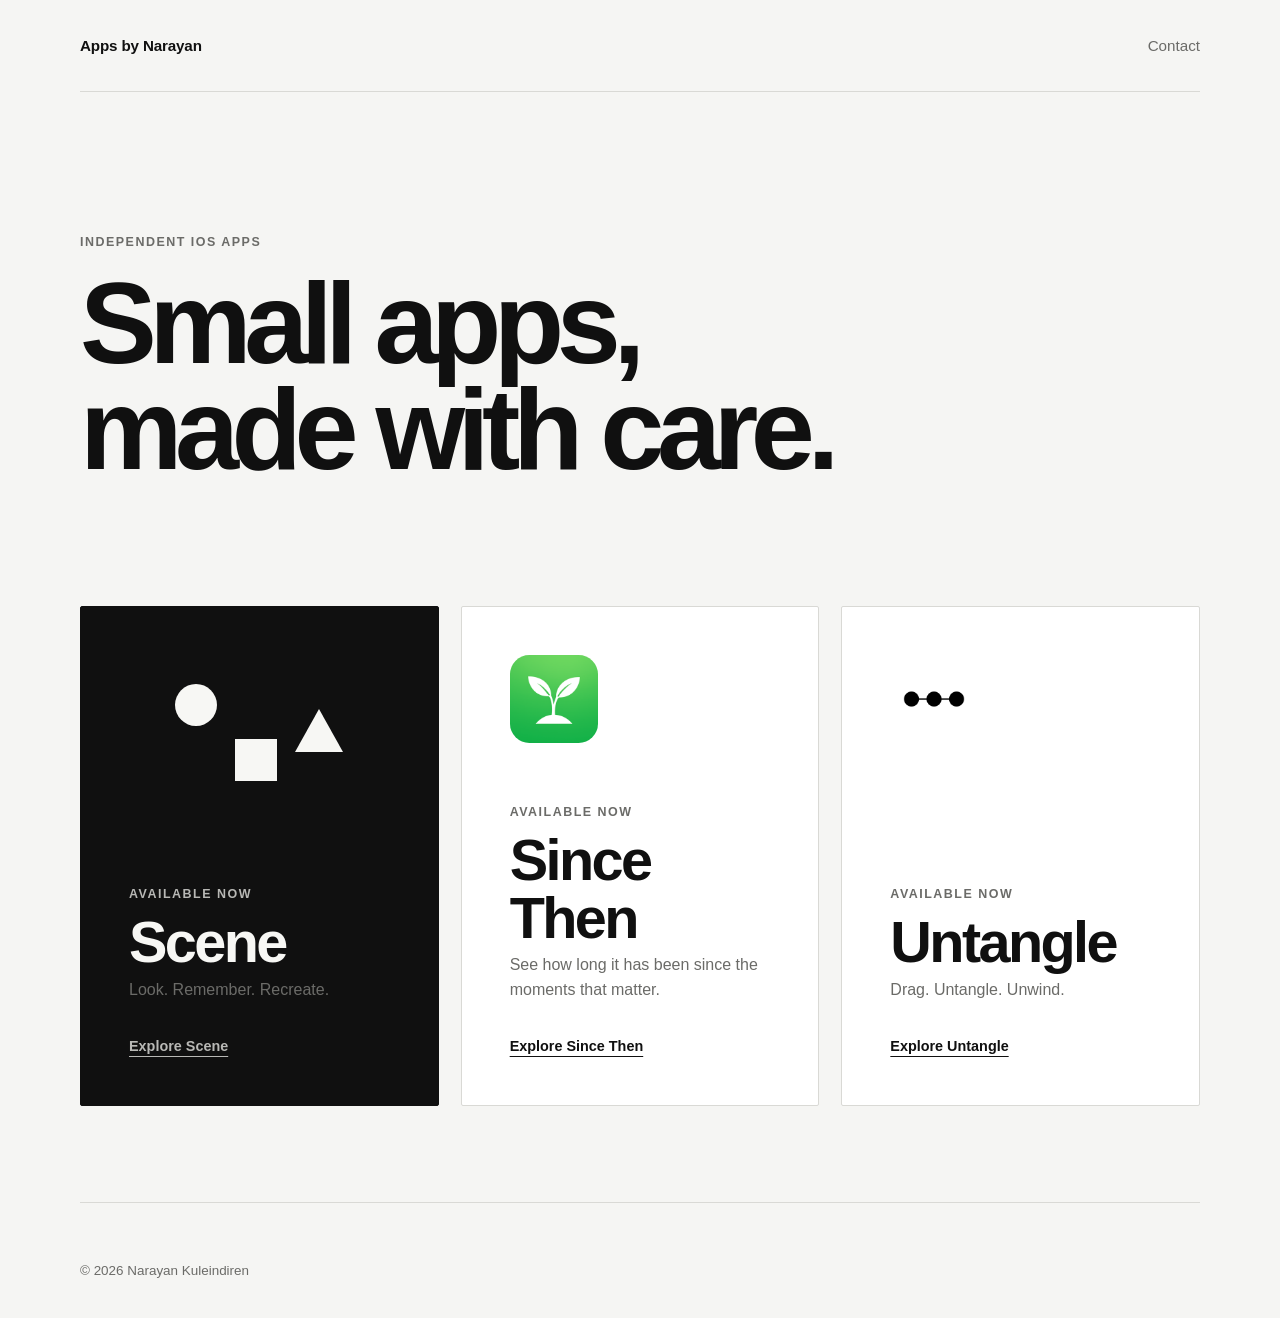
<file: index.html>
<!doctype html>
<html lang="en-GB">
<head>
  <meta charset="utf-8">
  <meta name="viewport" content="width=device-width, initial-scale=1">
  <meta name="description" content="iPhone apps by independent developer Narayan Kuleindiren.">
  <meta name="theme-color" content="#f5f5f3">
  <meta property="og:title" content="Apps by Narayan">
  <meta property="og:description" content="A small collection of thoughtful iPhone apps.">
  <meta property="og:type" content="website">
  <meta property="og:url" content="https://apps.narayankuleindiren.com/">
  <link rel="canonical" href="https://apps.narayankuleindiren.com/">
  <link rel="icon" type="image/svg+xml" href="/favicon.svg">
  <link rel="stylesheet" href="/assets/styles.css">
  <title>Apps by Narayan</title>
</head>
<body>
  <header class="site-header page-shell">
    <a class="site-name" href="/" aria-current="page">Apps by Narayan</a>
    <a class="quiet-link" href="mailto:nkuleindiren@gmail.com">Contact</a>
  </header>

  <main class="page-shell home-main">
    <div class="intro">
      <p class="eyebrow">Independent iOS apps</p>
      <h1>Small apps,<br>made with care.</h1>
    </div>

    <section class="app-grid app-grid--three" aria-label="Apps">
      <a class="app-card app-card--scene" href="/scene/">
        <div class="scene-mark scene-mark--large" aria-hidden="true">
          <span class="shape shape--circle"></span>
          <span class="shape shape--square"></span>
          <span class="shape shape--triangle"></span>
        </div>
        <div class="card-copy">
          <p class="card-kicker">Available now</p>
          <h2>Scene</h2>
          <p>Look. Remember. Recreate.</p>
        </div>
        <span class="card-link">Explore Scene</span>
      </a>

      <a class="app-card app-card--secondary" href="/since-then/">
        <img class="app-icon app-icon--card" src="/assets/since-then-icon.png" alt="" width="88" height="88">
        <div class="card-copy">
          <p class="card-kicker">Available now</p>
          <h2>Since Then</h2>
          <p>See how long it has been since the moments that matter.</p>
        </div>
        <span class="card-link">Explore Since Then</span>
      </a>

      <a class="app-card app-card--secondary" href="/untangle/">
        <img class="app-icon app-icon--card" src="/assets/untangle-icon.png" alt="" width="88" height="88">
        <div class="card-copy">
          <p class="card-kicker">Available now</p>
          <h2>Untangle</h2>
          <p>Drag. Untangle. Unwind.</p>
        </div>
        <span class="card-link">Explore Untangle</span>
      </a>
    </section>
  </main>

  <footer class="site-footer page-shell">
    <p>© 2026 Narayan Kuleindiren</p>
  </footer>
</body>
</html>
</file>
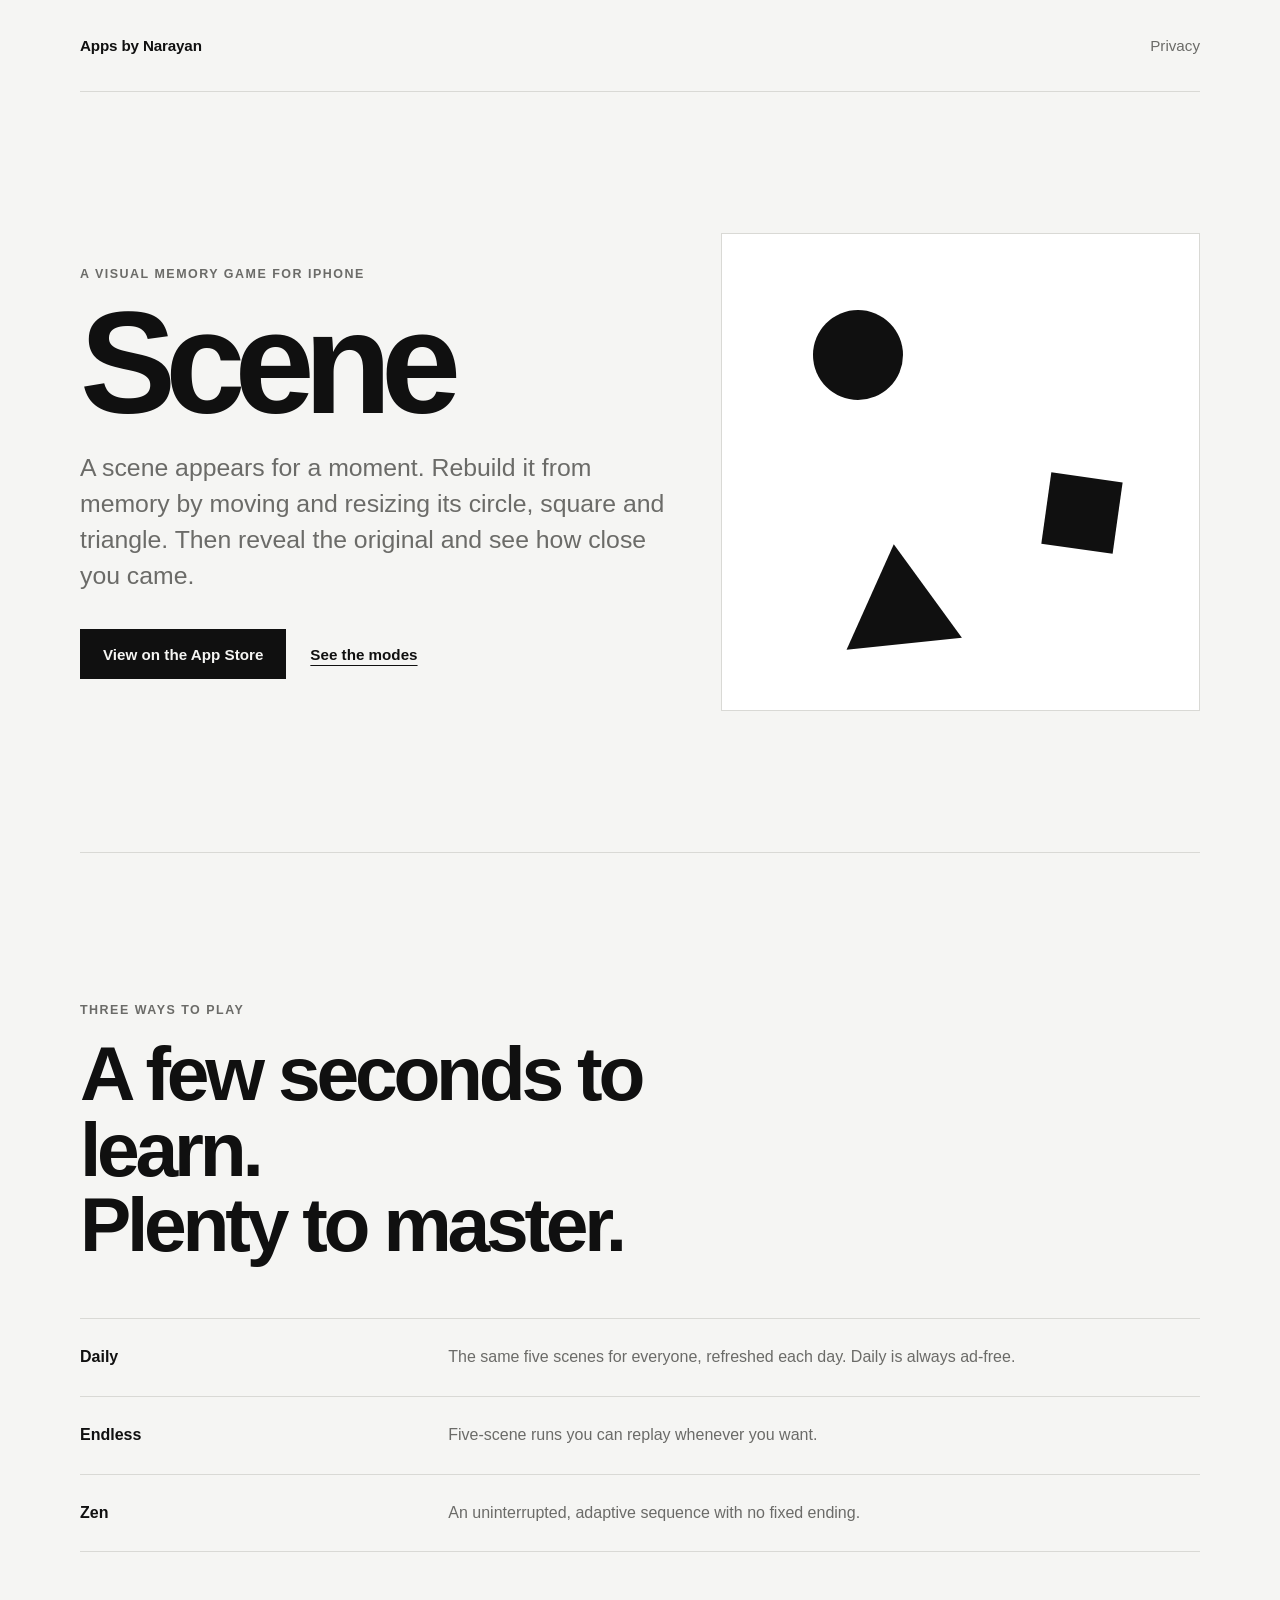
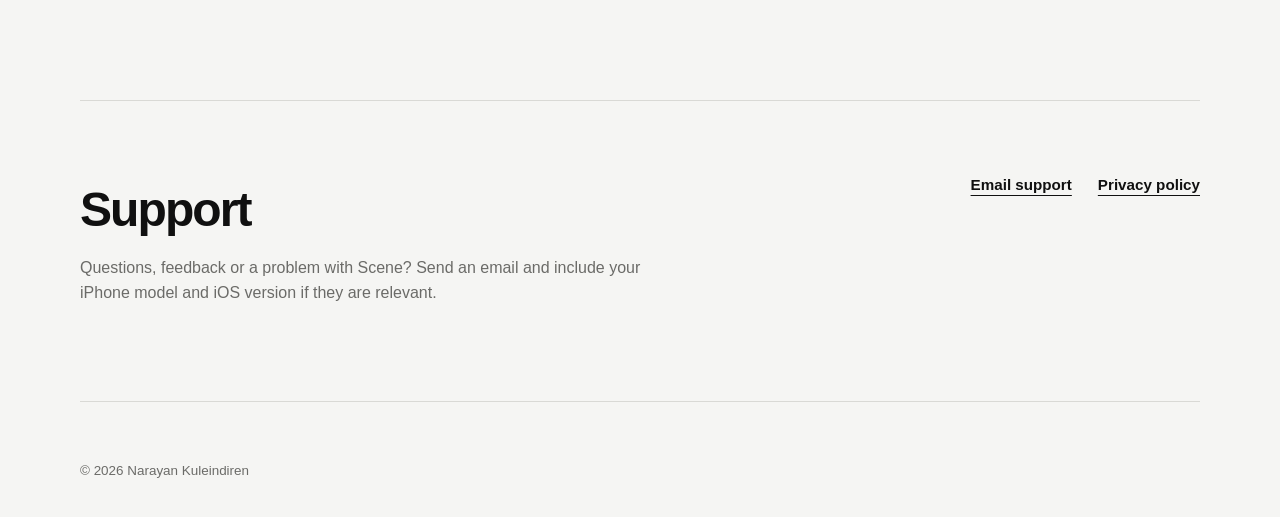
<file: scene/index.html>
<!doctype html>
<html lang="en-GB">
<head>
  <meta charset="utf-8">
  <meta name="viewport" content="width=device-width, initial-scale=1">
  <meta name="description" content="Scene is a minimalist visual memory game for iPhone. Look, remember and recreate scenes made from simple shapes.">
  <meta name="theme-color" content="#f5f5f3">
  <meta property="og:title" content="Scene for iPhone">
  <meta property="og:description" content="Look. Remember. Recreate.">
  <meta property="og:type" content="website">
  <meta property="og:url" content="https://apps.narayankuleindiren.com/scene/">
  <link rel="canonical" href="https://apps.narayankuleindiren.com/scene/">
  <link rel="icon" type="image/svg+xml" href="/favicon.svg">
  <link rel="stylesheet" href="/assets/styles.css">
  <title>Scene — Apps by Narayan</title>
</head>
<body>
  <header class="site-header page-shell">
    <a class="site-name" href="/">Apps by Narayan</a>
    <a class="quiet-link" href="/scene/privacy/">Privacy</a>
  </header>

  <main class="scene-main page-shell">
    <section class="scene-hero" aria-labelledby="scene-title">
      <div>
        <p class="eyebrow">A visual memory game for iPhone</p>
        <h1 class="scene-title" id="scene-title">Scene</h1>
        <p class="scene-lede">A scene appears for a moment. Rebuild it from memory by moving and resizing its circle, square and triangle. Then reveal the original and see how close you came.</p>
        <div class="scene-actions">
          <a class="button-link" href="https://apps.apple.com/app/id6819444641">View on the App Store</a>
          <a class="text-link" href="#modes">See the modes</a>
        </div>
      </div>
      <div class="scene-stage" aria-label="A circle, square and triangle arranged as a Scene">
        <span class="shape shape--circle" aria-hidden="true"></span>
        <span class="shape shape--square" aria-hidden="true"></span>
        <span class="shape shape--triangle" aria-hidden="true"></span>
      </div>
    </section>

    <section class="mode-section" id="modes" aria-labelledby="modes-title">
      <p class="eyebrow">Three ways to play</p>
      <h2 class="section-heading" id="modes-title">A few seconds to learn.<br>Plenty to master.</h2>
      <dl class="mode-list">
        <div class="mode-row">
          <dt>Daily</dt>
          <dd>The same five scenes for everyone, refreshed each day. Daily is always ad-free.</dd>
        </div>
        <div class="mode-row">
          <dt>Endless</dt>
          <dd>Five-scene runs you can replay whenever you want.</dd>
        </div>
        <div class="mode-row">
          <dt>Zen</dt>
          <dd>An uninterrupted, adaptive sequence with no fixed ending.</dd>
        </div>
      </dl>
    </section>

    <section class="scene-contact" aria-labelledby="support-title">
      <div>
        <h2 id="support-title">Support</h2>
        <p>Questions, feedback or a problem with Scene? Send an email and include your iPhone model and iOS version if they are relevant.</p>
      </div>
      <nav aria-label="Scene support links">
        <a class="text-link" href="mailto:nkuleindiren@gmail.com">Email support</a>
        <a class="text-link" href="/scene/privacy/">Privacy policy</a>
      </nav>
    </section>
  </main>

  <footer class="site-footer page-shell">
    <p>© 2026 Narayan Kuleindiren</p>
  </footer>
</body>
</html>
</file>
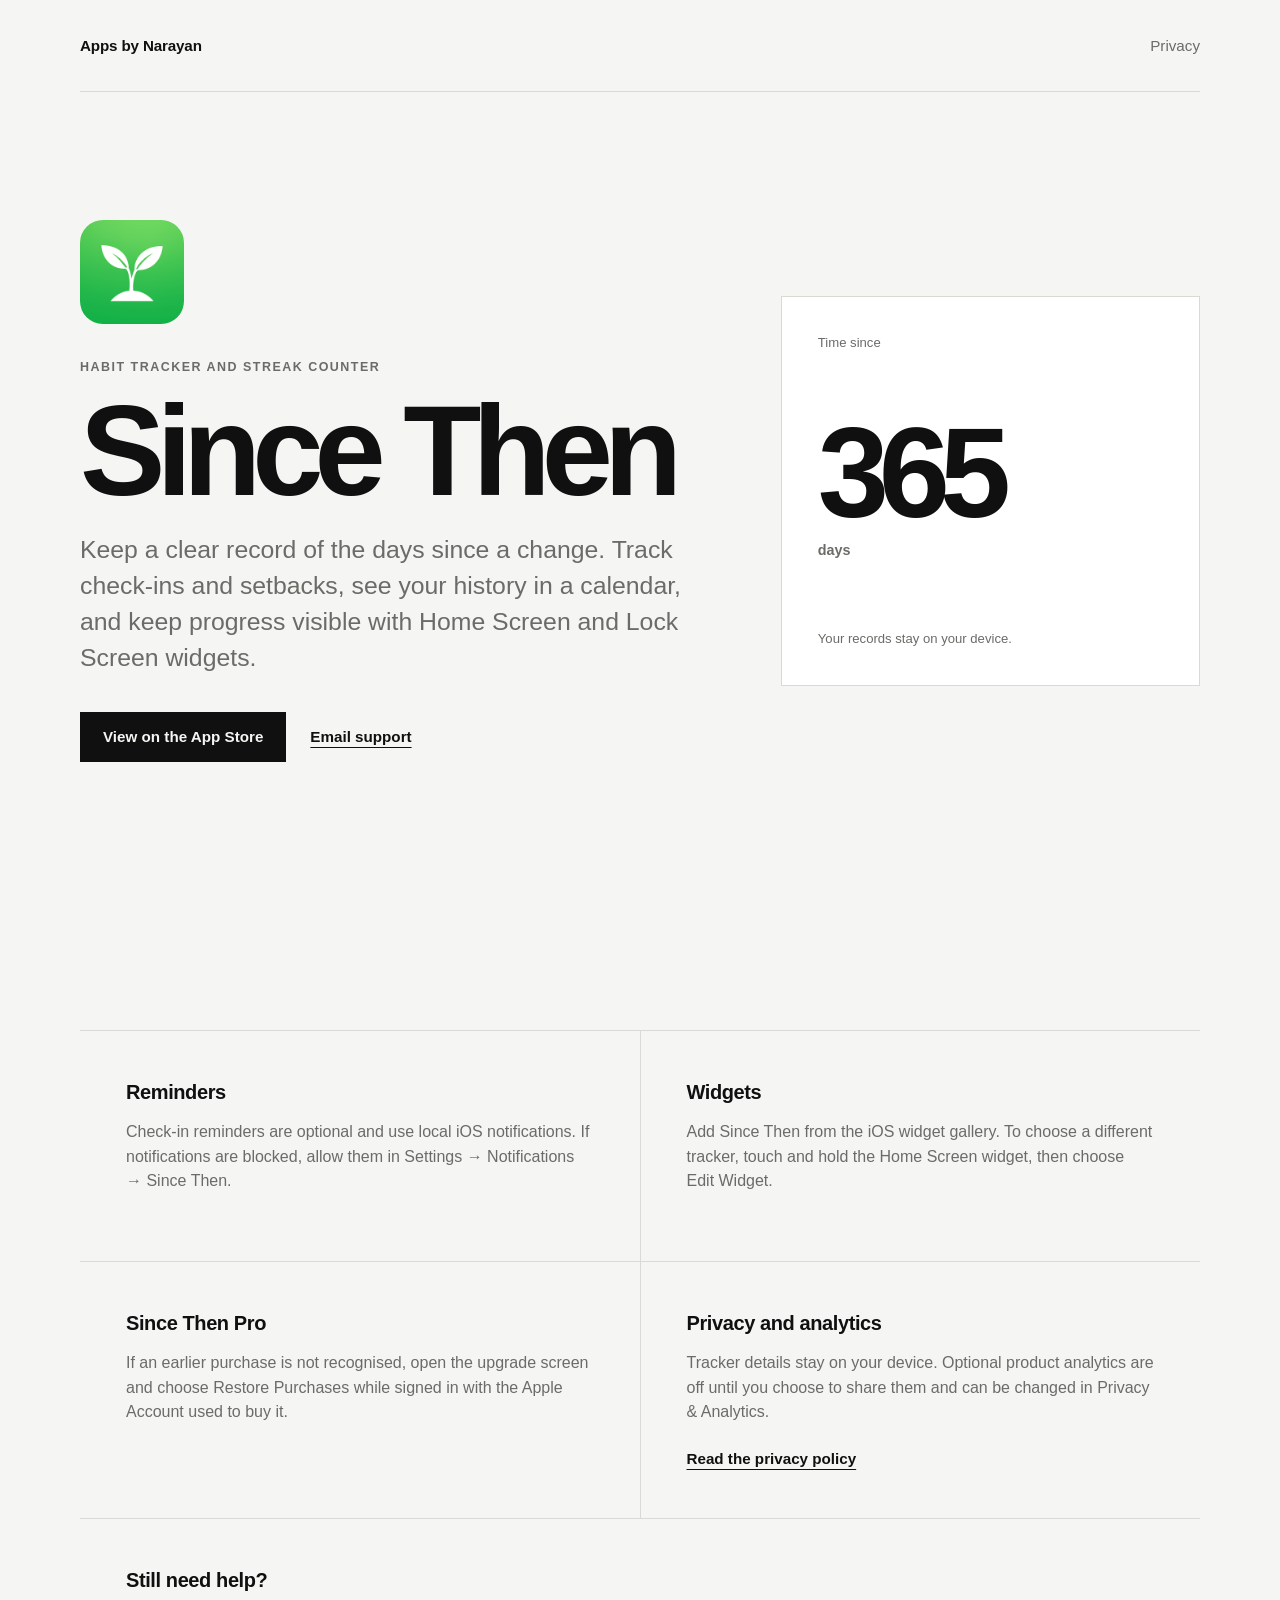
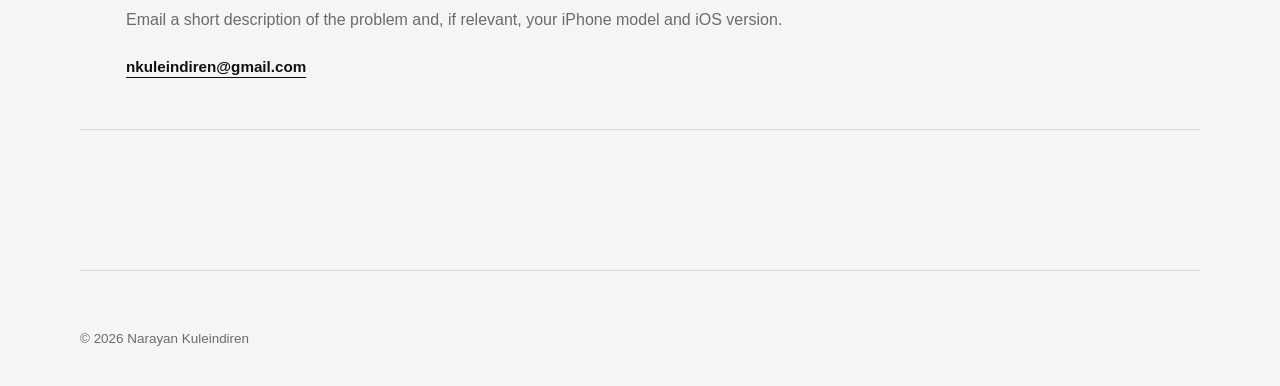
<file: since-then/index.html>
<!doctype html>
<html lang="en-GB">
<head>
  <meta charset="utf-8">
  <meta name="viewport" content="width=device-width, initial-scale=1">
  <meta name="description" content="Support for Since Then, a habit tracker and streak counter for iPhone.">
  <meta name="theme-color" content="#f5f5f3">
  <meta property="og:title" content="Since Then for iPhone">
  <meta property="og:description" content="Keep a clear record of the days since a change.">
  <meta property="og:type" content="website">
  <meta property="og:url" content="https://apps.narayankuleindiren.com/since-then/">
  <link rel="canonical" href="https://apps.narayankuleindiren.com/since-then/">
  <link rel="icon" type="image/svg+xml" href="/favicon.svg">
  <link rel="stylesheet" href="/assets/styles.css">
  <title>Since Then — Apps by Narayan</title>
</head>
<body>
  <header class="site-header page-shell">
    <a class="site-name" href="/">Apps by Narayan</a>
    <a class="quiet-link" href="/since-then/privacy/">Privacy</a>
  </header>

  <main class="scene-main page-shell">
    <section class="since-hero" aria-labelledby="since-title">
      <div>
        <img class="app-icon app-icon--hero" src="/assets/since-then-icon.png" alt="Since Then app icon" width="104" height="104">
        <p class="eyebrow">Habit tracker and streak counter</p>
        <h1 class="since-title" id="since-title">Since Then</h1>
        <p class="since-lede">Keep a clear record of the days since a change. Track check-ins and setbacks, see your history in a calendar, and keep progress visible with Home Screen and Lock Screen widgets.</p>
        <div class="scene-actions">
          <a class="button-link" href="https://apps.apple.com/app/id6754298217">View on the App Store</a>
          <a class="text-link" href="mailto:nkuleindiren@gmail.com">Email support</a>
        </div>
      </div>
      <div class="counter-panel" aria-label="Example streak of 365 days">
        <p class="counter-label">Time since</p>
        <p class="counter-value">365<span>days</span></p>
        <p class="counter-footnote">Your records stay on your device.</p>
      </div>
    </section>

    <section class="support-grid" aria-label="Since Then support">
      <div class="support-item">
        <h2>Reminders</h2>
        <p>Check-in reminders are optional and use local iOS notifications. If notifications are blocked, allow them in Settings → Notifications → Since Then.</p>
      </div>
      <div class="support-item">
        <h2>Widgets</h2>
        <p>Add Since Then from the iOS widget gallery. To choose a different tracker, touch and hold the Home Screen widget, then choose Edit Widget.</p>
      </div>
      <div class="support-item">
        <h2>Since Then Pro</h2>
        <p>If an earlier purchase is not recognised, open the upgrade screen and choose Restore Purchases while signed in with the Apple Account used to buy it.</p>
      </div>
      <div class="support-item">
        <h2>Privacy and analytics</h2>
        <p>Tracker details stay on your device. Optional product analytics are off until you choose to share them and can be changed in Privacy &amp; Analytics.</p>
        <a class="text-link" href="/since-then/privacy/">Read the privacy policy</a>
      </div>
      <div class="support-item">
        <h2>Still need help?</h2>
        <p>Email a short description of the problem and, if relevant, your iPhone model and iOS version.</p>
        <a class="text-link" href="mailto:nkuleindiren@gmail.com">nkuleindiren@gmail.com</a>
      </div>
    </section>
  </main>

  <footer class="site-footer page-shell">
    <p>© 2026 Narayan Kuleindiren</p>
  </footer>
</body>
</html>
</file>
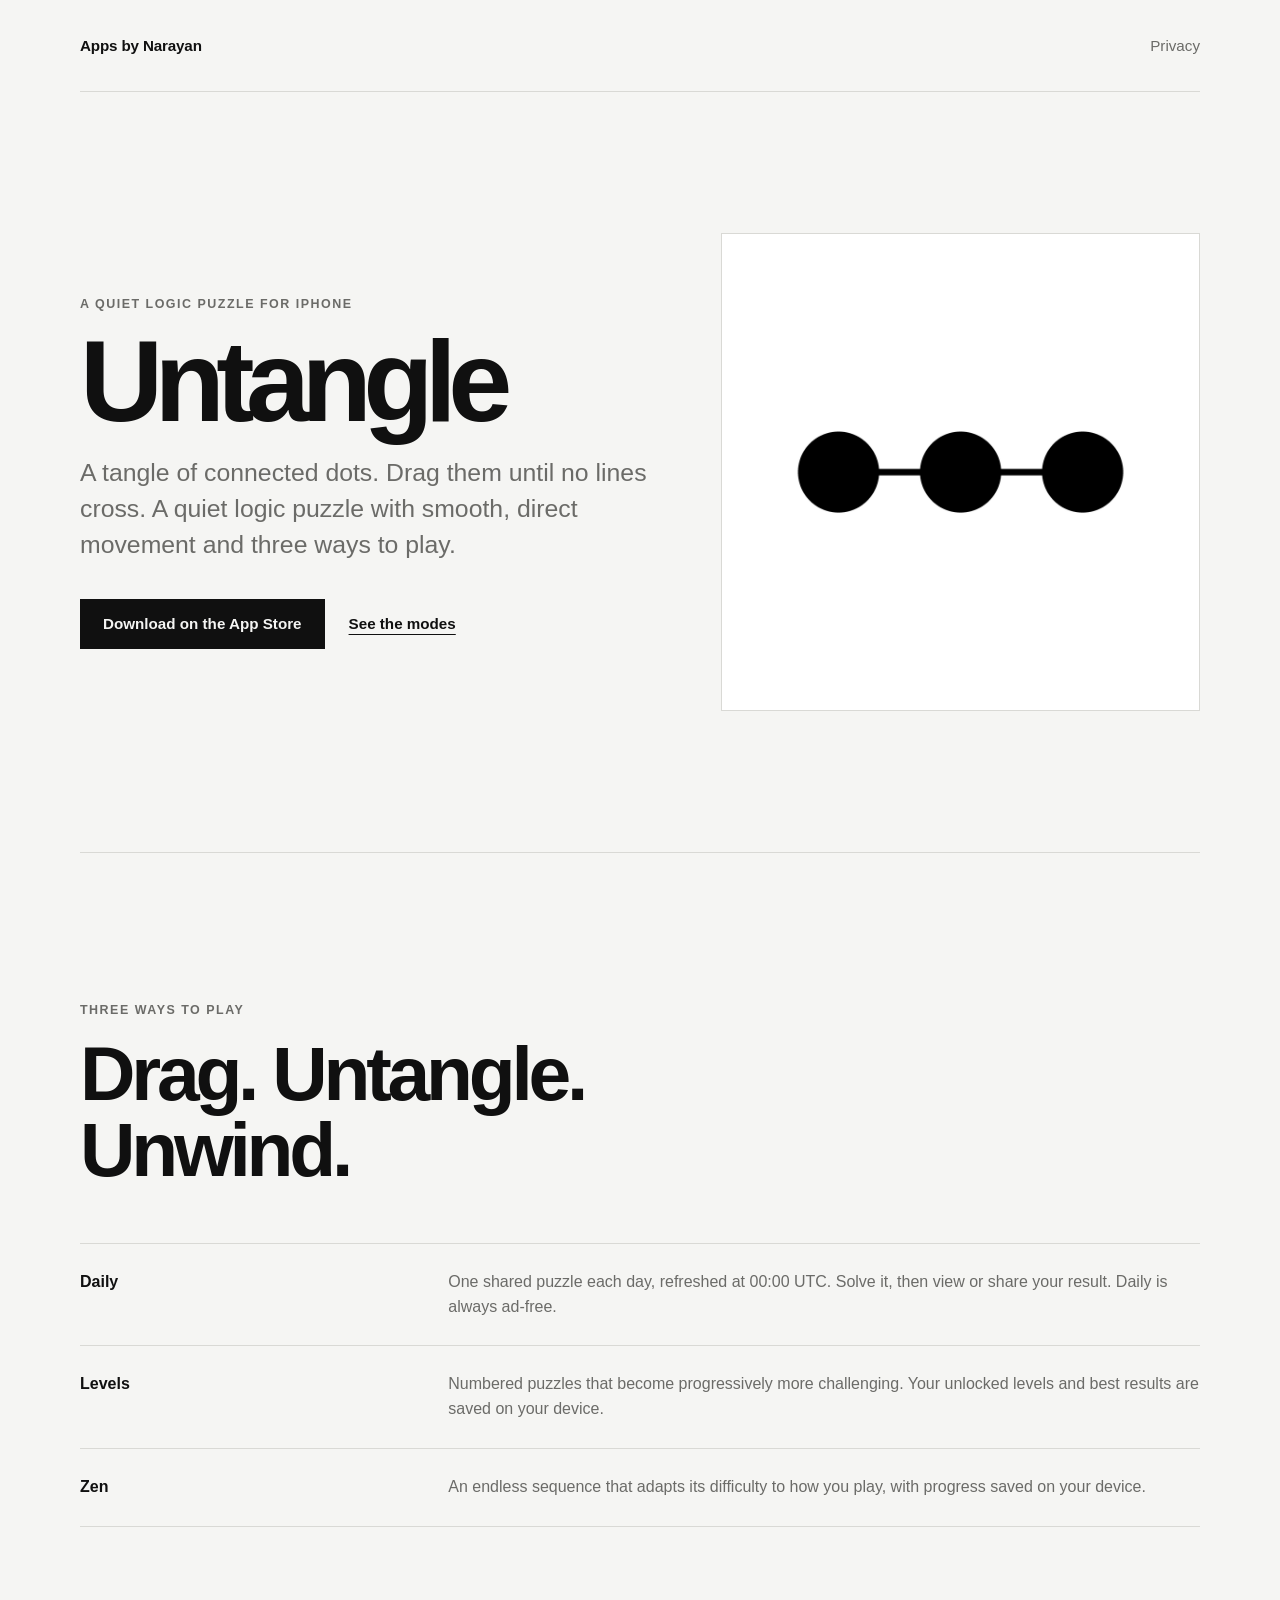
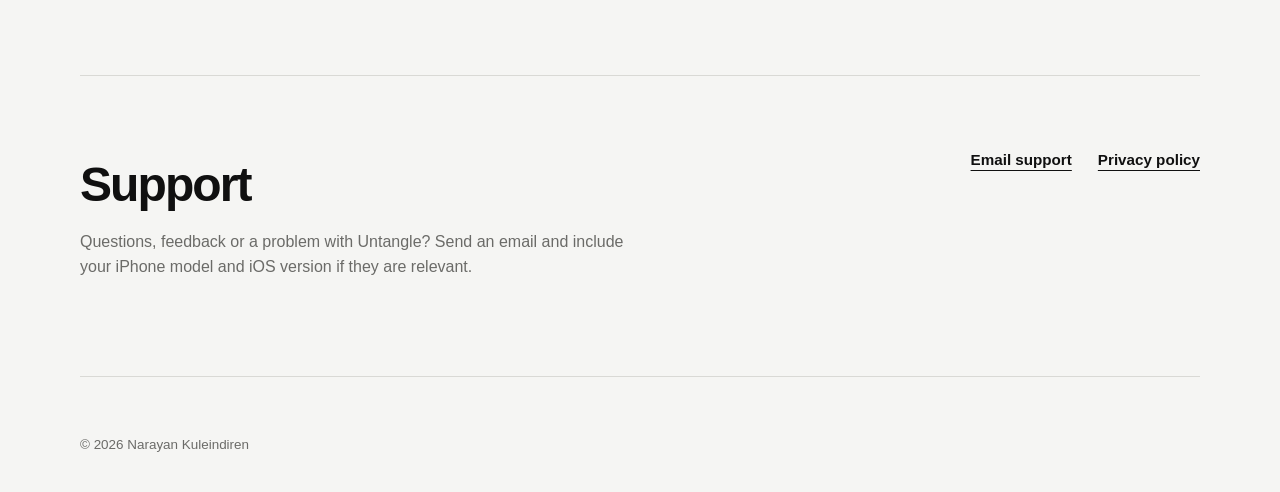
<file: untangle/index.html>
<!doctype html>
<html lang="en-GB">
<head>
  <meta charset="utf-8">
  <meta name="viewport" content="width=device-width, initial-scale=1">
  <meta name="description" content="Untangle: Dots &amp; Lines is a quiet logic puzzle for iPhone. Drag connected dots until no lines cross, with Daily, Levels and Zen modes.">
  <meta name="theme-color" content="#f5f5f3">
  <meta property="og:title" content="Untangle: Dots &amp; Lines for iPhone">
  <meta property="og:description" content="Drag. Untangle. Unwind.">
  <meta property="og:type" content="website">
  <meta property="og:url" content="https://apps.narayankuleindiren.com/untangle/">
  <link rel="canonical" href="https://apps.narayankuleindiren.com/untangle/">
  <link rel="icon" type="image/svg+xml" href="/favicon.svg">
  <link rel="stylesheet" href="/assets/styles.css">
  <title>Untangle — Apps by Narayan</title>
</head>
<body>
  <header class="site-header page-shell">
    <a class="site-name" href="/">Apps by Narayan</a>
    <a class="quiet-link" href="/untangle/privacy/">Privacy</a>
  </header>

  <main class="scene-main page-shell">
    <section class="scene-hero" aria-labelledby="untangle-title">
      <div>
        <p class="eyebrow">A quiet logic puzzle for iPhone</p>
        <h1 class="scene-title untangle-title" id="untangle-title">Untangle</h1>
        <p class="scene-lede">A tangle of connected dots. Drag them until no lines cross. A quiet logic puzzle with smooth, direct movement and three ways to play.</p>
        <div class="scene-actions">
          <a class="button-link" href="https://apps.apple.com/app/id6822683509" aria-label="Download Untangle on the App Store">Download on the App Store</a>
          <a class="text-link" href="#modes">See the modes</a>
        </div>
      </div>
      <img class="untangle-stage" src="/assets/untangle-icon.png" alt="Three dots connected by a straight line, the Untangle app icon" width="1024" height="1024">
    </section>

    <section class="mode-section" id="modes" aria-labelledby="modes-title">
      <p class="eyebrow">Three ways to play</p>
      <h2 class="section-heading" id="modes-title">Drag. Untangle. Unwind.</h2>
      <dl class="mode-list">
        <div class="mode-row">
          <dt>Daily</dt>
          <dd>One shared puzzle each day, refreshed at 00:00 UTC. Solve it, then view or share your result. Daily is always ad-free.</dd>
        </div>
        <div class="mode-row">
          <dt>Levels</dt>
          <dd>Numbered puzzles that become progressively more challenging. Your unlocked levels and best results are saved on your device.</dd>
        </div>
        <div class="mode-row">
          <dt>Zen</dt>
          <dd>An endless sequence that adapts its difficulty to how you play, with progress saved on your device.</dd>
        </div>
      </dl>
    </section>

    <section class="scene-contact" aria-labelledby="support-title">
      <div>
        <h2 id="support-title">Support</h2>
        <p>Questions, feedback or a problem with Untangle? Send an email and include your iPhone model and iOS version if they are relevant.</p>
      </div>
      <nav aria-label="Untangle support links">
        <a class="text-link" href="mailto:nkuleindiren@gmail.com">Email support</a>
        <a class="text-link" href="/untangle/privacy/">Privacy policy</a>
      </nav>
    </section>
  </main>

  <footer class="site-footer page-shell">
    <p>© 2026 Narayan Kuleindiren</p>
  </footer>
</body>
</html>
</file>
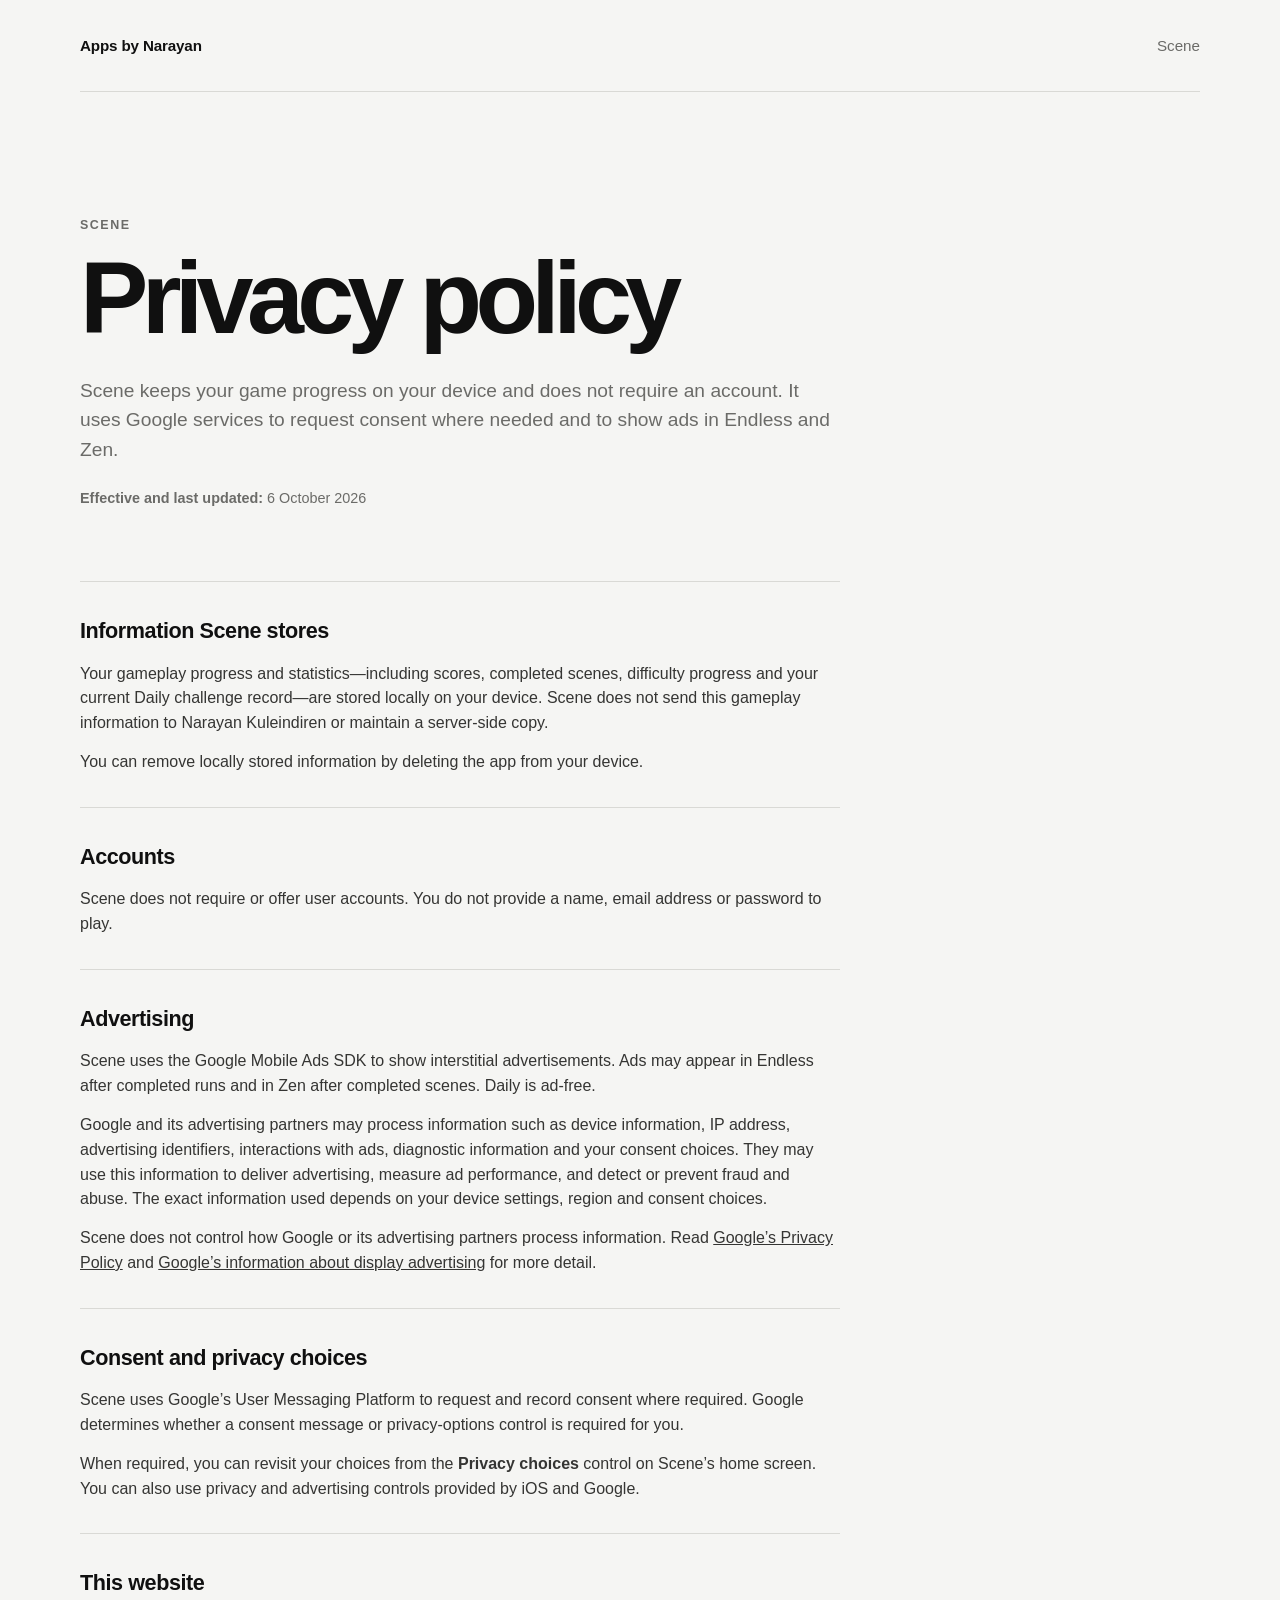
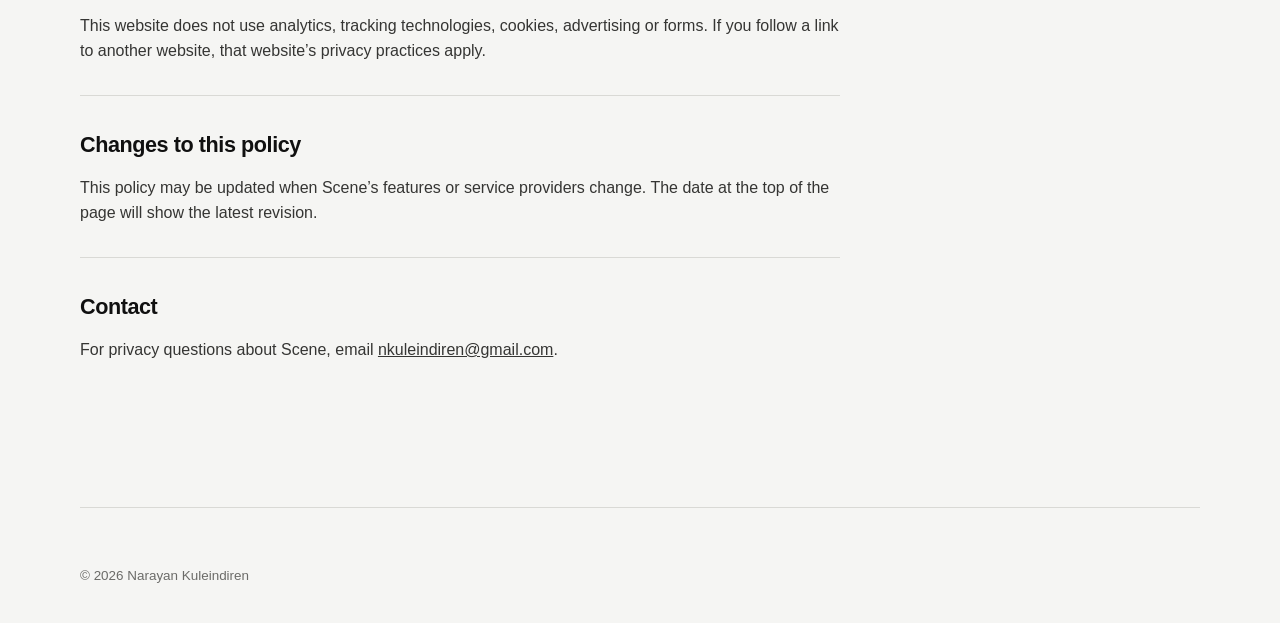
<file: scene/privacy/index.html>
<!doctype html>
<html lang="en-GB">
<head>
  <meta charset="utf-8">
  <meta name="viewport" content="width=device-width, initial-scale=1">
  <meta name="description" content="Privacy policy for Scene, a visual memory game for iPhone.">
  <meta name="theme-color" content="#f5f5f3">
  <meta name="robots" content="index,follow">
  <link rel="canonical" href="https://apps.narayankuleindiren.com/scene/privacy/">
  <link rel="icon" type="image/svg+xml" href="/favicon.svg">
  <link rel="stylesheet" href="/assets/styles.css">
  <title>Privacy Policy — Scene</title>
</head>
<body>
  <header class="site-header page-shell">
    <a class="site-name" href="/">Apps by Narayan</a>
    <a class="quiet-link" href="/scene/">Scene</a>
  </header>

  <main class="policy-main page-shell">
    <header class="policy-header">
      <p class="eyebrow">Scene</p>
      <h1>Privacy policy</h1>
      <p class="policy-summary">Scene keeps your game progress on your device and does not require an account. It uses Google services to request consent where needed and to show ads in Endless and Zen.</p>
      <p class="policy-date"><strong>Effective and last updated:</strong> 6 October 2026</p>
    </header>

    <article class="policy-body">
      <section aria-labelledby="information-scene-stores">
        <h2 id="information-scene-stores">Information Scene stores</h2>
        <p>Your gameplay progress and statistics—including scores, completed scenes, difficulty progress and your current Daily challenge record—are stored locally on your device. Scene does not send this gameplay information to Narayan Kuleindiren or maintain a server-side copy.</p>
        <p>You can remove locally stored information by deleting the app from your device.</p>
      </section>

      <section aria-labelledby="accounts">
        <h2 id="accounts">Accounts</h2>
        <p>Scene does not require or offer user accounts. You do not provide a name, email address or password to play.</p>
      </section>

      <section aria-labelledby="advertising">
        <h2 id="advertising">Advertising</h2>
        <p>Scene uses the Google Mobile Ads SDK to show interstitial advertisements. Ads may appear in Endless after completed runs and in Zen after completed scenes. Daily is ad-free.</p>
        <p>Google and its advertising partners may process information such as device information, IP address, advertising identifiers, interactions with ads, diagnostic information and your consent choices. They may use this information to deliver advertising, measure ad performance, and detect or prevent fraud and abuse. The exact information used depends on your device settings, region and consent choices.</p>
        <p>Scene does not control how Google or its advertising partners process information. Read <a href="https://policies.google.com/privacy">Google’s Privacy Policy</a> and <a href="https://business.safety.google/privacy/display-advertising/">Google’s information about display advertising</a> for more detail.</p>
      </section>

      <section aria-labelledby="consent">
        <h2 id="consent">Consent and privacy choices</h2>
        <p>Scene uses Google’s User Messaging Platform to request and record consent where required. Google determines whether a consent message or privacy-options control is required for you.</p>
        <p>When required, you can revisit your choices from the <strong>Privacy choices</strong> control on Scene’s home screen. You can also use privacy and advertising controls provided by iOS and Google.</p>
      </section>

      <section aria-labelledby="website">
        <h2 id="website">This website</h2>
        <p>This website does not use analytics, tracking technologies, cookies, advertising or forms. If you follow a link to another website, that website’s privacy practices apply.</p>
      </section>

      <section aria-labelledby="changes">
        <h2 id="changes">Changes to this policy</h2>
        <p>This policy may be updated when Scene’s features or service providers change. The date at the top of the page will show the latest revision.</p>
      </section>

      <section aria-labelledby="contact">
        <h2 id="contact">Contact</h2>
        <p>For privacy questions about Scene, email <a href="mailto:nkuleindiren@gmail.com">nkuleindiren@gmail.com</a>.</p>
      </section>
    </article>
  </main>

  <footer class="site-footer page-shell">
    <p>© 2026 Narayan Kuleindiren</p>
  </footer>
</body>
</html>
</file>
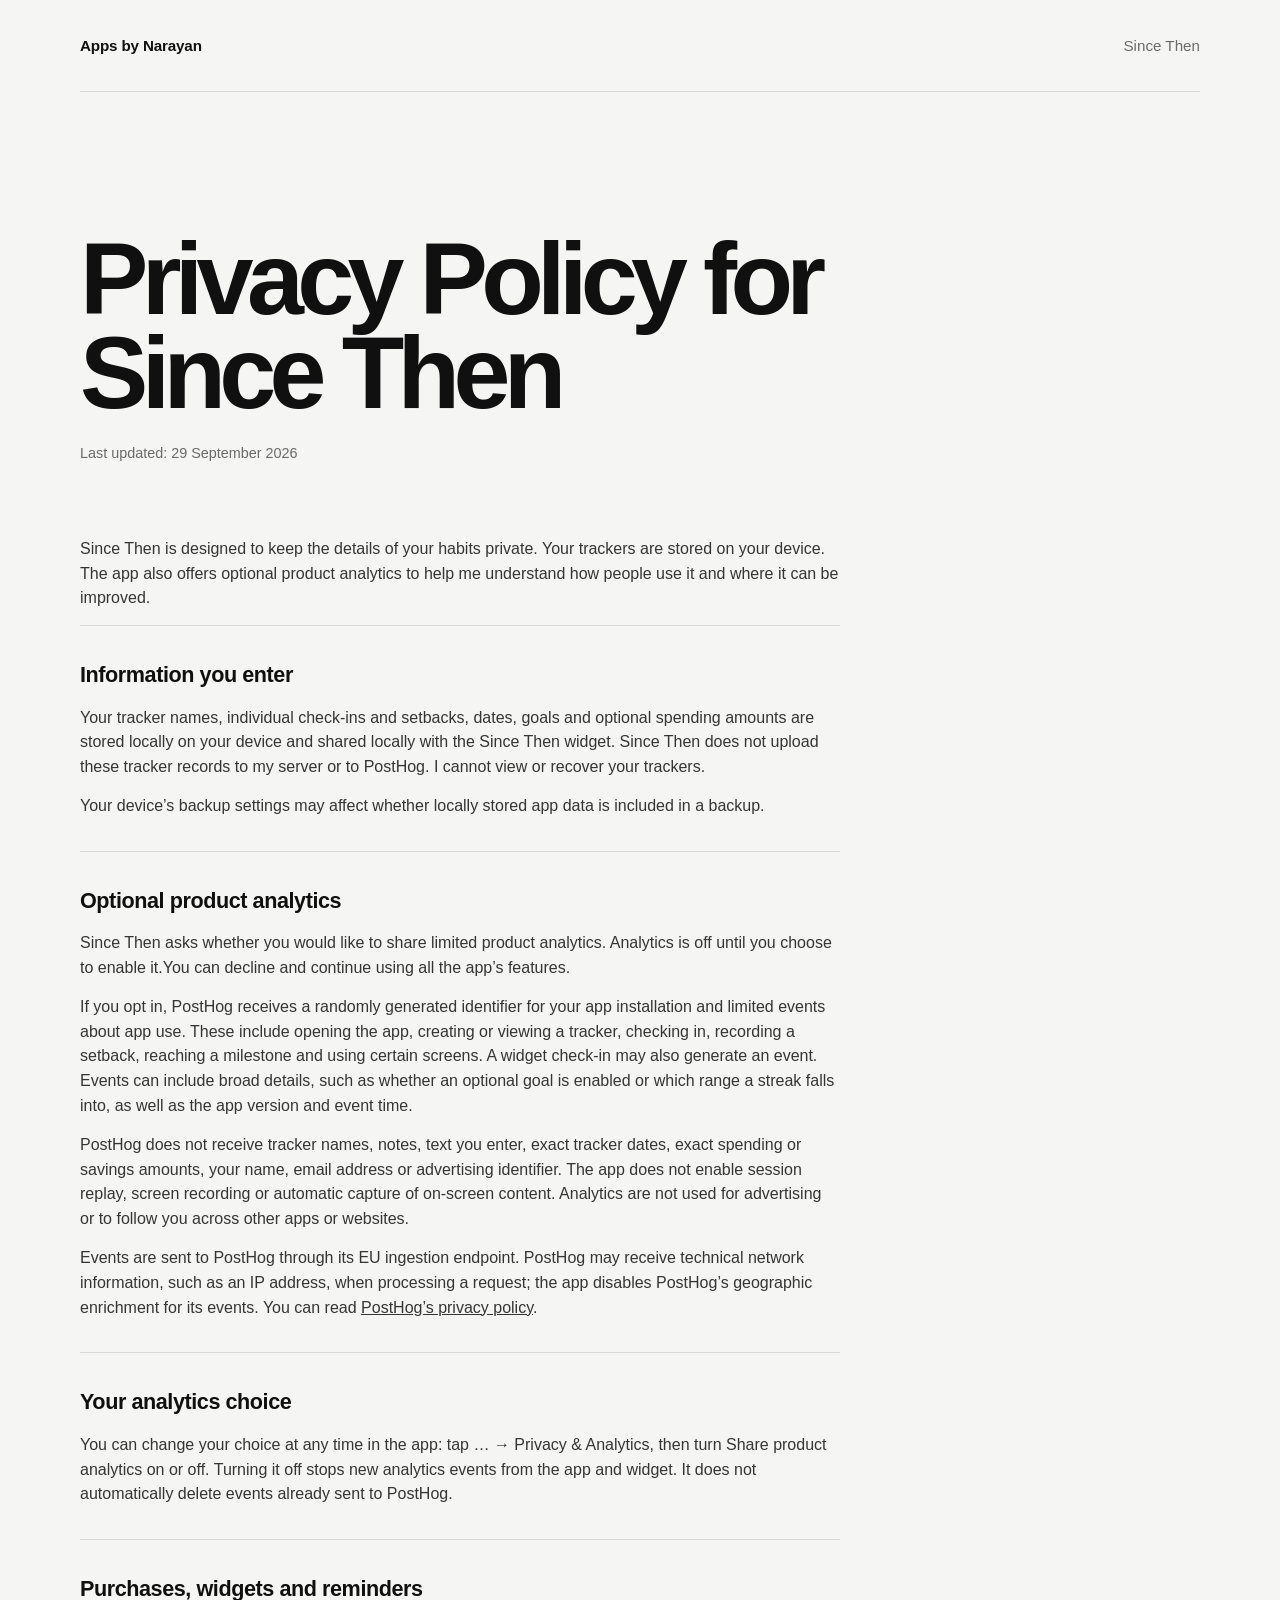
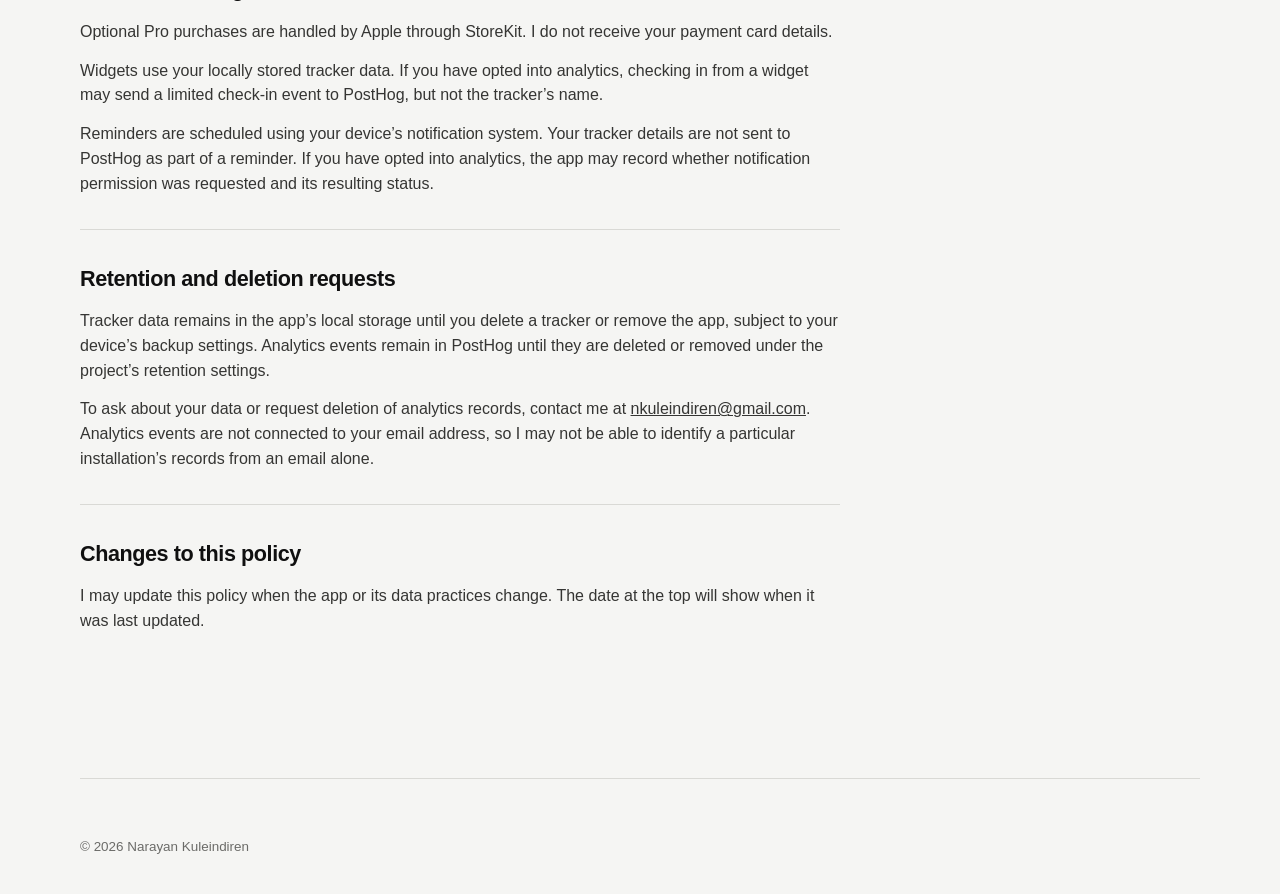
<file: since-then/privacy/index.html>
<!doctype html>
<html lang="en-GB">
<head>
  <meta charset="utf-8">
  <meta name="viewport" content="width=device-width, initial-scale=1">
  <meta name="description" content="Privacy policy for Since Then, a habit tracker and streak counter for iPhone.">
  <meta name="theme-color" content="#f5f5f3">
  <meta name="robots" content="index,follow">
  <link rel="canonical" href="https://apps.narayankuleindiren.com/since-then/privacy/">
  <link rel="icon" type="image/svg+xml" href="/favicon.svg">
  <link rel="stylesheet" href="/assets/styles.css">
  <title>Privacy Policy — Since Then</title>
</head>
<body>
  <header class="site-header page-shell">
    <a class="site-name" href="/">Apps by Narayan</a>
    <a class="quiet-link" href="/since-then/">Since Then</a>
  </header>

  <main class="policy-main page-shell">
    <header class="policy-header">
      <h1>Privacy Policy for Since Then</h1>
      <p class="policy-date">Last updated: 29 September 2026</p>
    </header>

    <article class="policy-body">
      <p>Since Then is designed to keep the details of your habits private. Your trackers are stored on your device. The app also offers optional product analytics to help me understand how people use it and where it can be improved.</p>

      <section aria-labelledby="information-you-enter">
        <h2 id="information-you-enter">Information you enter</h2>
        <p>Your tracker names, individual check-ins and setbacks, dates, goals and optional spending amounts are stored locally on your device and shared locally with the Since Then widget. Since Then does not upload these tracker records to my server or to PostHog. I cannot view or recover your trackers.</p>
        <p>Your device’s backup settings may affect whether locally stored app data is included in a backup.</p>
      </section>

      <section aria-labelledby="analytics">
        <h2 id="analytics">Optional product analytics</h2>
        <p>Since Then asks whether you would like to share limited product analytics. Analytics is off until you choose to enable it.You can decline and continue using all the app’s features.</p>
        <p>If you opt in, PostHog receives a randomly generated identifier for your app installation and limited events about app use. These include opening the app, creating or viewing a tracker, checking in, recording a setback, reaching a milestone and using certain screens. A widget check-in may also generate an event. Events can include broad details, such as whether an optional goal is enabled or which range a streak falls into, as well as the app version and event time.</p>
        <p>PostHog does not receive tracker names, notes, text you enter, exact tracker dates, exact spending or savings amounts, your name, email address or advertising identifier. The app does not enable session replay, screen recording or automatic capture of on-screen content. Analytics are not used for advertising or to follow you across other apps or websites.</p>
        <p>Events are sent to PostHog through its EU ingestion endpoint. PostHog may receive technical network information, such as an IP address, when processing a request; the app disables PostHog’s geographic enrichment for its events. You can read <a href="https://posthog.com/privacy">PostHog’s privacy policy</a>.</p>
      </section>

      <section aria-labelledby="analytics-choice">
        <h2 id="analytics-choice">Your analytics choice</h2>
        <p>You can change your choice at any time in the app: tap … → Privacy &amp; Analytics, then turn Share product analytics on or off. Turning it off stops new analytics events from the app and widget. It does not automatically delete events already sent to PostHog.</p>
      </section>

      <section aria-labelledby="purchases-widgets-reminders">
        <h2 id="purchases-widgets-reminders">Purchases, widgets and reminders</h2>
        <p>Optional Pro purchases are handled by Apple through StoreKit. I do not receive your payment card details.</p>
        <p>Widgets use your locally stored tracker data. If you have opted into analytics, checking in from a widget may send a limited check-in event to PostHog, but not the tracker’s name.</p>
        <p>Reminders are scheduled using your device’s notification system. Your tracker details are not sent to PostHog as part of a reminder. If you have opted into analytics, the app may record whether notification permission was requested and its resulting status.</p>
      </section>

      <section aria-labelledby="retention-deletion">
        <h2 id="retention-deletion">Retention and deletion requests</h2>
        <p>Tracker data remains in the app’s local storage until you delete a tracker or remove the app, subject to your device’s backup settings. Analytics events remain in PostHog until they are deleted or removed under the project’s retention settings.</p>
        <p>To ask about your data or request deletion of analytics records, contact me at <a href="mailto:nkuleindiren@gmail.com">nkuleindiren@gmail.com</a>. Analytics events are not connected to your email address, so I may not be able to identify a particular installation’s records from an email alone.</p>
      </section>

      <section aria-labelledby="changes">
        <h2 id="changes">Changes to this policy</h2>
        <p>I may update this policy when the app or its data practices change. The date at the top will show when it was last updated.</p>
      </section>
    </article>
  </main>

  <footer class="site-footer page-shell">
    <p>© 2026 Narayan Kuleindiren</p>
  </footer>
</body>
</html>
</file>
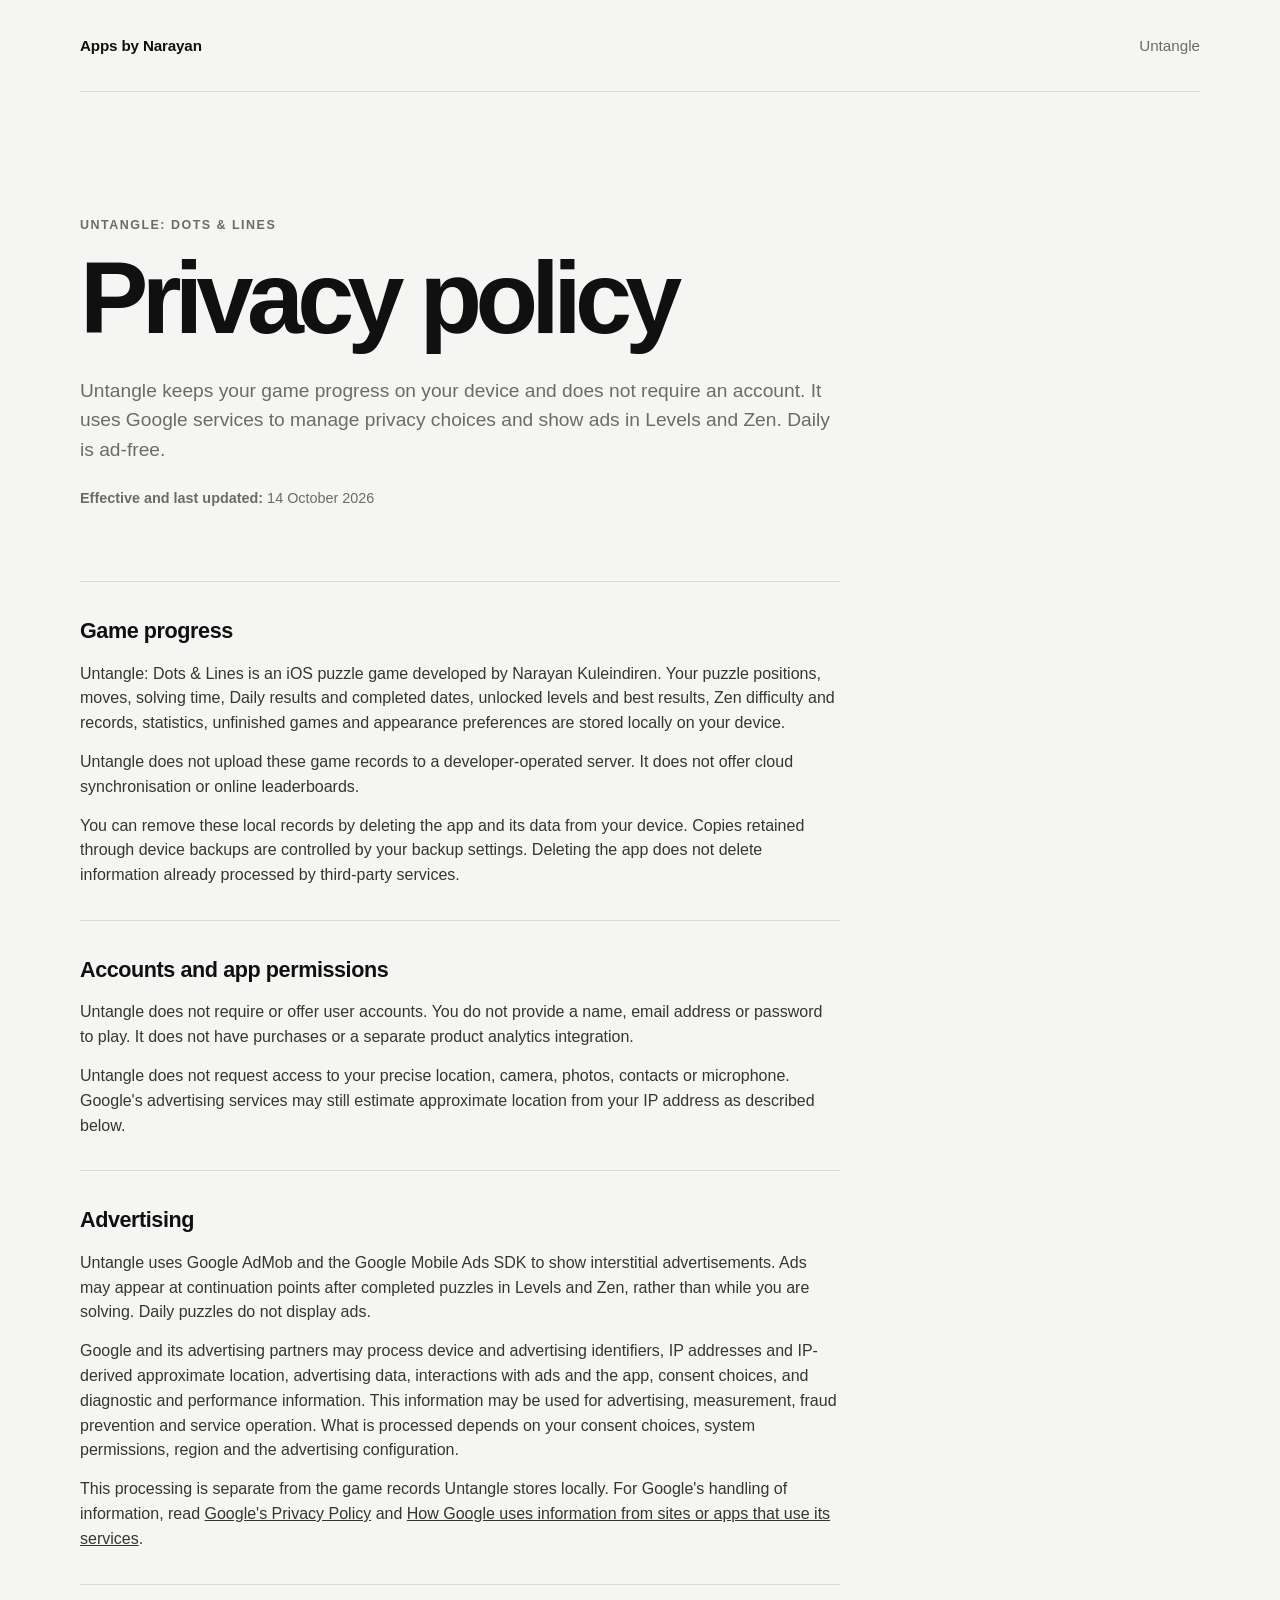
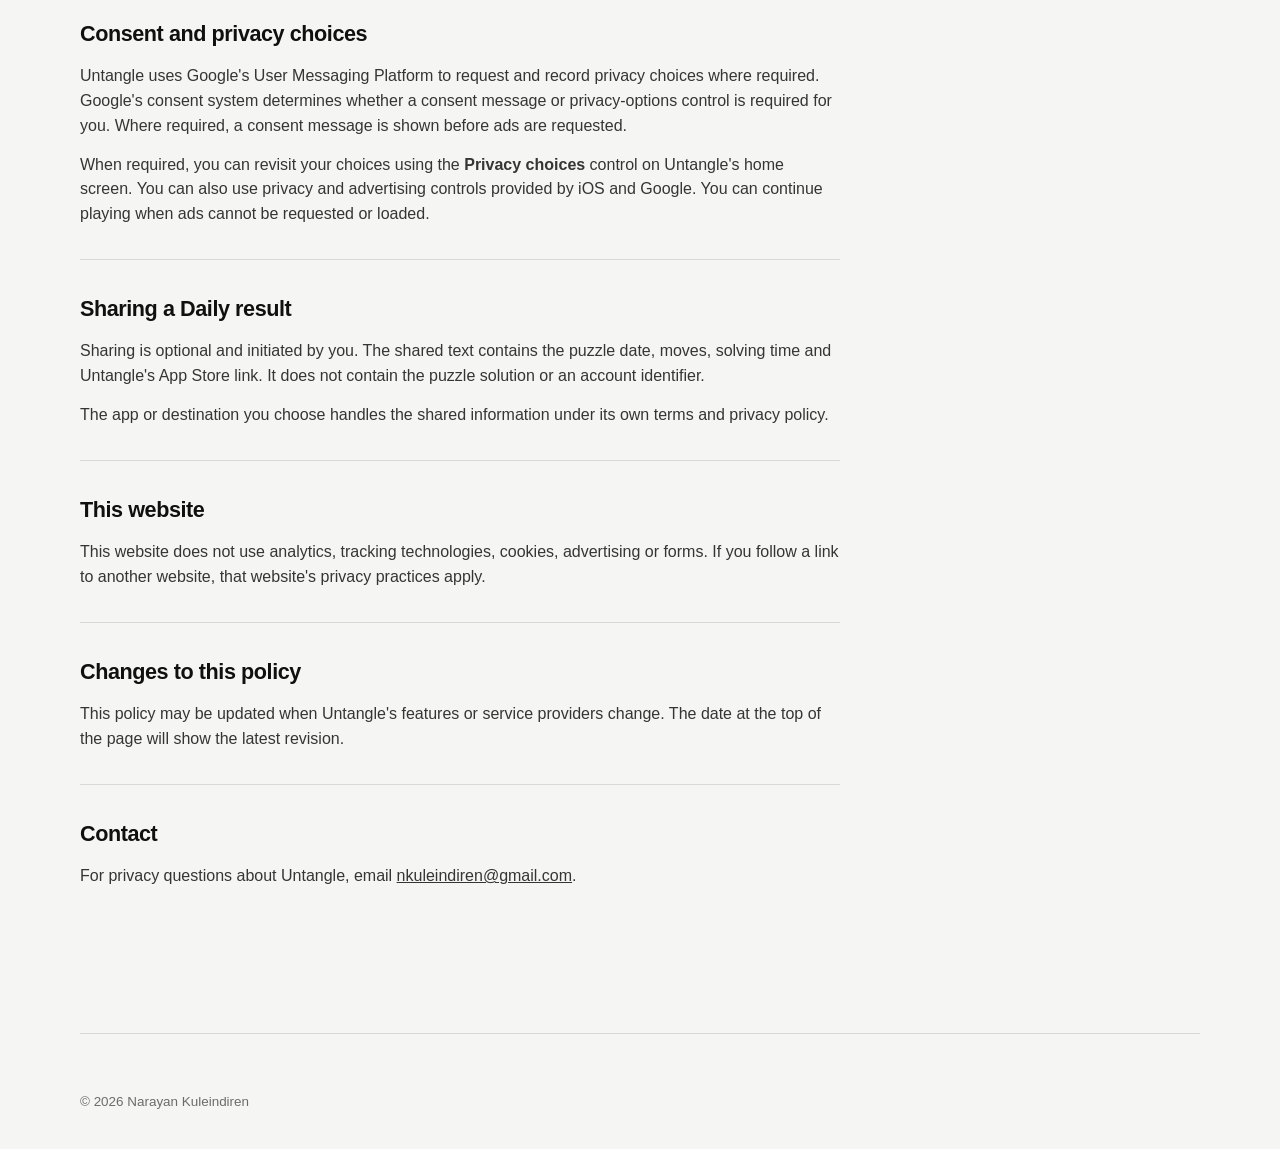
<file: untangle/privacy/index.html>
<!doctype html>
<html lang="en-GB">
<head>
  <meta charset="utf-8">
  <meta name="viewport" content="width=device-width, initial-scale=1">
  <meta name="description" content="Privacy policy for Untangle: Dots &amp; Lines, a logic puzzle for iPhone. Learn about local progress, Google advertising, privacy choices and Daily sharing.">
  <meta name="theme-color" content="#f5f5f3">
  <meta name="robots" content="index,follow">
  <meta property="og:title" content="Privacy Policy — Untangle">
  <meta property="og:description" content="How Untangle handles game progress, advertising, privacy choices and Daily result sharing.">
  <meta property="og:type" content="website">
  <meta property="og:url" content="https://apps.narayankuleindiren.com/untangle/privacy/">
  <link rel="canonical" href="https://apps.narayankuleindiren.com/untangle/privacy/">
  <link rel="icon" type="image/svg+xml" href="/favicon.svg">
  <link rel="stylesheet" href="/assets/styles.css">
  <title>Privacy Policy — Untangle</title>
</head>
<body>
  <header class="site-header page-shell">
    <a class="site-name" href="/">Apps by Narayan</a>
    <a class="quiet-link" href="/untangle/">Untangle</a>
  </header>

  <main class="policy-main page-shell">
    <header class="policy-header">
      <p class="eyebrow">Untangle: Dots &amp; Lines</p>
      <h1>Privacy policy</h1>
      <p class="policy-summary">Untangle keeps your game progress on your device and does not require an account. It uses Google services to manage privacy choices and show ads in Levels and Zen. Daily is ad-free.</p>
      <p class="policy-date"><strong>Effective and last updated:</strong> 14 October 2026</p>
    </header>

    <article class="policy-body">
      <section aria-labelledby="game-progress">
        <h2 id="game-progress">Game progress</h2>
        <p>Untangle: Dots &amp; Lines is an iOS puzzle game developed by Narayan Kuleindiren. Your puzzle positions, moves, solving time, Daily results and completed dates, unlocked levels and best results, Zen difficulty and records, statistics, unfinished games and appearance preferences are stored locally on your device.</p>
        <p>Untangle does not upload these game records to a developer-operated server. It does not offer cloud synchronisation or online leaderboards.</p>
        <p>You can remove these local records by deleting the app and its data from your device. Copies retained through device backups are controlled by your backup settings. Deleting the app does not delete information already processed by third-party services.</p>
      </section>

      <section aria-labelledby="accounts">
        <h2 id="accounts">Accounts and app permissions</h2>
        <p>Untangle does not require or offer user accounts. You do not provide a name, email address or password to play. It does not have purchases or a separate product analytics integration.</p>
        <p>Untangle does not request access to your precise location, camera, photos, contacts or microphone. Google's advertising services may still estimate approximate location from your IP address as described below.</p>
      </section>

      <section aria-labelledby="advertising">
        <h2 id="advertising">Advertising</h2>
        <p>Untangle uses Google AdMob and the Google Mobile Ads SDK to show interstitial advertisements. Ads may appear at continuation points after completed puzzles in Levels and Zen, rather than while you are solving. Daily puzzles do not display ads.</p>
        <p>Google and its advertising partners may process device and advertising identifiers, IP addresses and IP-derived approximate location, advertising data, interactions with ads and the app, consent choices, and diagnostic and performance information. This information may be used for advertising, measurement, fraud prevention and service operation. What is processed depends on your consent choices, system permissions, region and the advertising configuration.</p>
        <p>This processing is separate from the game records Untangle stores locally. For Google's handling of information, read <a href="https://policies.google.com/privacy">Google's Privacy Policy</a> and <a href="https://policies.google.com/technologies/partner-sites">How Google uses information from sites or apps that use its services</a>.</p>
      </section>

      <section aria-labelledby="consent">
        <h2 id="consent">Consent and privacy choices</h2>
        <p>Untangle uses Google's User Messaging Platform to request and record privacy choices where required. Google's consent system determines whether a consent message or privacy-options control is required for you. Where required, a consent message is shown before ads are requested.</p>
        <p>When required, you can revisit your choices using the <strong>Privacy choices</strong> control on Untangle's home screen. You can also use privacy and advertising controls provided by iOS and Google. You can continue playing when ads cannot be requested or loaded.</p>
      </section>

      <section aria-labelledby="sharing">
        <h2 id="sharing">Sharing a Daily result</h2>
        <p>Sharing is optional and initiated by you. The shared text contains the puzzle date, moves, solving time and Untangle's App Store link. It does not contain the puzzle solution or an account identifier.</p>
        <p>The app or destination you choose handles the shared information under its own terms and privacy policy.</p>
      </section>

      <section aria-labelledby="website">
        <h2 id="website">This website</h2>
        <p>This website does not use analytics, tracking technologies, cookies, advertising or forms. If you follow a link to another website, that website's privacy practices apply.</p>
      </section>

      <section aria-labelledby="changes">
        <h2 id="changes">Changes to this policy</h2>
        <p>This policy may be updated when Untangle's features or service providers change. The date at the top of the page will show the latest revision.</p>
      </section>

      <section aria-labelledby="contact">
        <h2 id="contact">Contact</h2>
        <p>For privacy questions about Untangle, email <a href="mailto:nkuleindiren@gmail.com">nkuleindiren@gmail.com</a>.</p>
      </section>
    </article>
  </main>

  <footer class="site-footer page-shell">
    <p>© 2026 Narayan Kuleindiren</p>
  </footer>
</body>
</html>
</file>
<file: assets/styles.css>
:root {
  color-scheme: light dark;
  --background: #f5f5f3;
  --surface: #ffffff;
  --ink: #101010;
  --muted: #6b6b68;
  --line: #d9d9d5;
  --dark-surface: #101010;
  --dark-ink: #f7f7f4;
  --focus: #0067d8;
  font-family: -apple-system, BlinkMacSystemFont, "SF Pro Text", "Helvetica Neue", Arial, sans-serif;
  font-synthesis: none;
}

* {
  box-sizing: border-box;
}

html {
  background: var(--background);
  color: var(--ink);
  font-size: 100%;
}

body {
  min-height: 100vh;
  margin: 0;
  display: flex;
  flex-direction: column;
  background: var(--background);
  line-height: 1.55;
  -webkit-font-smoothing: antialiased;
}

a {
  color: inherit;
}

a:focus-visible {
  outline: 3px solid var(--focus);
  outline-offset: 4px;
}

.page-shell {
  width: min(100% - 40px, 1120px);
  margin-inline: auto;
}

.site-header {
  min-height: 92px;
  display: flex;
  align-items: center;
  justify-content: space-between;
  gap: 24px;
  border-bottom: 1px solid var(--line);
}

.site-name,
.quiet-link {
  font-size: 0.95rem;
  text-decoration: none;
}

.site-name {
  font-weight: 650;
  letter-spacing: -0.01em;
}

.quiet-link {
  color: var(--muted);
  text-decoration: underline;
  text-decoration-color: transparent;
  text-underline-offset: 4px;
}

.quiet-link:hover {
  color: var(--ink);
  text-decoration-color: currentColor;
}

.home-main {
  flex: 1;
  padding-block: clamp(72px, 11vw, 148px) 96px;
}

.intro {
  max-width: 820px;
  margin-bottom: clamp(68px, 10vw, 124px);
}

.eyebrow,
.card-kicker {
  margin: 0;
  color: var(--muted);
  font-size: 0.78rem;
  font-weight: 650;
  letter-spacing: 0.12em;
  text-transform: uppercase;
}

h1,
h2,
h3,
p {
  overflow-wrap: break-word;
}

h1 {
  margin: 18px 0 0;
  font-size: clamp(3rem, 9vw, 7.5rem);
  font-weight: 610;
  letter-spacing: -0.065em;
  line-height: 0.92;
}

.app-grid {
  display: grid;
  grid-template-columns: minmax(0, 1.65fr) minmax(280px, 0.8fr);
  gap: 22px;
  align-items: stretch;
}

.app-grid--three {
  grid-template-columns: repeat(3, minmax(0, 1fr));
}

.app-card {
  min-height: 360px;
  padding: clamp(28px, 4vw, 48px);
  display: flex;
  flex-direction: column;
  border: 1px solid var(--line);
  border-radius: 2px;
  text-decoration: none;
  transition: transform 180ms ease, border-color 180ms ease;
}

.app-card:hover {
  transform: translateY(-3px);
}

.app-card--scene {
  min-height: 500px;
  color: var(--dark-ink);
  background: var(--dark-surface);
  border-color: var(--dark-surface);
}

.app-card--scene .card-kicker,
.app-card--scene .card-copy p,
.app-card--scene .card-link {
  color: #b8b8b5;
}

.app-card--secondary {
  background: var(--surface);
}

.card-copy {
  margin-top: auto;
}

.card-copy h2 {
  margin: 10px 0 6px;
  font-size: clamp(2.1rem, 4.5vw, 4rem);
  font-weight: 610;
  letter-spacing: -0.045em;
  line-height: 1;
}

.card-copy p:not(.card-kicker) {
  max-width: 32rem;
  margin: 0;
  color: var(--muted);
  font-size: 1rem;
}

.card-link {
  margin-top: 32px;
  font-size: 0.9rem;
  font-weight: 600;
  text-decoration: underline;
  text-decoration-color: currentColor;
  text-underline-offset: 5px;
}

.app-icon {
  display: block;
  border-radius: 22%;
}

.app-icon--card {
  width: 88px;
  height: 88px;
  margin-bottom: 56px;
}

.app-icon--hero {
  width: 104px;
  height: 104px;
  margin-bottom: 34px;
}

.scene-mark {
  display: flex;
  align-items: center;
  gap: 18px;
}

.scene-mark--large {
  min-height: 160px;
  justify-content: center;
}

.shape {
  display: block;
  width: 42px;
  height: 42px;
  background: currentColor;
}

.shape--circle {
  border-radius: 50%;
  transform: translateY(-30px);
}

.shape--square {
  transform: translateY(25px);
}

.shape--triangle {
  width: 0;
  height: 0;
  background: transparent;
  border-left: 24px solid transparent;
  border-right: 24px solid transparent;
  border-bottom: 43px solid currentColor;
  transform: translateY(-5px);
}

.site-footer {
  min-height: 116px;
  padding-block: 36px;
  display: flex;
  align-items: flex-end;
  border-top: 1px solid var(--line);
  color: var(--muted);
  font-size: 0.84rem;
}

.site-footer p {
  margin: 0;
}

/* Scene */
.scene-main,
.policy-main {
  flex: 1;
}

.scene-hero {
  min-height: min(760px, calc(100vh - 92px));
  display: grid;
  grid-template-columns: minmax(0, 1.1fr) minmax(300px, 0.9fr);
  gap: 56px;
  align-items: center;
  padding-block: 80px;
}

.scene-title {
  margin: 18px 0 24px;
  font-size: clamp(4.3rem, 12vw, 9rem);
  font-weight: 610;
  letter-spacing: -0.075em;
  line-height: 0.86;
}

/* Untangle reuses Scene's overview and support layout. */
.untangle-title {
  font-size: clamp(3.8rem, 10vw, 7.2rem);
}

.untangle-stage {
  display: block;
  width: 100%;
  height: auto;
  border: 1px solid var(--line);
}

.scene-lede {
  max-width: 620px;
  margin: 0;
  color: var(--muted);
  font-size: clamp(1.15rem, 2.4vw, 1.55rem);
  line-height: 1.45;
}

.scene-actions {
  margin-top: 36px;
  display: flex;
  flex-wrap: wrap;
  align-items: center;
  gap: 14px 24px;
}

.button-link {
  min-height: 50px;
  padding: 0 22px;
  display: inline-flex;
  align-items: center;
  justify-content: center;
  border: 1px solid var(--ink);
  background: var(--ink);
  color: var(--background);
  text-decoration: none;
  font-size: 0.95rem;
  font-weight: 650;
}

.text-link {
  font-size: 0.95rem;
  font-weight: 600;
  text-underline-offset: 5px;
}

.scene-stage {
  aspect-ratio: 1 / 1;
  position: relative;
  background: var(--surface);
  border: 1px solid var(--line);
}

.scene-stage .shape {
  position: absolute;
}

.scene-stage .shape--circle {
  width: 19%;
  height: 19%;
  top: 16%;
  left: 19%;
  transform: none;
}

.scene-stage .shape--square {
  width: 15%;
  height: 15%;
  top: 51%;
  right: 17%;
  transform: rotate(8deg);
}

.scene-stage .shape--triangle {
  width: 0;
  height: 0;
  left: 25%;
  bottom: 14%;
  border-left-width: clamp(30px, 5vw, 58px);
  border-right-width: clamp(30px, 5vw, 58px);
  border-bottom-width: clamp(52px, 8.65vw, 100px);
  transform: rotate(-6deg);
}

.mode-section {
  padding-block: clamp(84px, 12vw, 148px);
  border-top: 1px solid var(--line);
}

.section-heading {
  max-width: 720px;
  margin: 16px 0 56px;
  font-size: clamp(2.4rem, 6vw, 5.4rem);
  font-weight: 610;
  letter-spacing: -0.055em;
  line-height: 0.98;
}

.mode-list {
  margin: 0;
  border-top: 1px solid var(--line);
}

.mode-row {
  padding-block: 26px;
  display: grid;
  grid-template-columns: minmax(130px, 0.45fr) minmax(0, 1fr);
  gap: 30px;
  border-bottom: 1px solid var(--line);
}

.mode-row dt {
  font-weight: 650;
}

.mode-row dd {
  margin: 0;
  color: var(--muted);
}

.scene-contact {
  padding-block: 72px 96px;
  display: flex;
  justify-content: space-between;
  gap: 28px;
  border-top: 1px solid var(--line);
}

.scene-contact h2 {
  margin: 0 0 8px;
  font-size: clamp(1.8rem, 4vw, 3rem);
  letter-spacing: -0.04em;
}

.scene-contact p {
  max-width: 570px;
  margin: 0;
  color: var(--muted);
}

.scene-contact nav {
  display: flex;
  flex-wrap: wrap;
  align-content: flex-start;
  gap: 18px 26px;
}

/* Since Then */
.since-hero {
  min-height: min(720px, calc(100vh - 92px));
  padding-block: clamp(72px, 10vw, 128px);
  display: grid;
  grid-template-columns: minmax(0, 1.2fr) minmax(280px, 0.8fr);
  gap: 72px;
  align-items: center;
}

.since-title {
  margin: 18px 0 24px;
  font-size: clamp(4rem, 10vw, 8rem);
  font-weight: 610;
  letter-spacing: -0.07em;
  line-height: 0.88;
}

.since-lede {
  max-width: 660px;
  margin: 0;
  color: var(--muted);
  font-size: clamp(1.15rem, 2.4vw, 1.55rem);
  line-height: 1.45;
}

.counter-panel {
  min-height: 390px;
  padding: 36px;
  display: flex;
  flex-direction: column;
  justify-content: space-between;
  background: var(--surface);
  border: 1px solid var(--line);
}

.counter-label,
.counter-footnote {
  margin: 0;
  color: var(--muted);
  font-size: 0.82rem;
}

.counter-value {
  margin: 0;
  font-size: clamp(4.5rem, 11vw, 8rem);
  font-weight: 560;
  letter-spacing: -0.08em;
  line-height: 0.82;
}

.counter-value span {
  display: block;
  margin-top: 14px;
  color: var(--muted);
  font-size: 0.9rem;
  font-weight: 600;
  letter-spacing: 0;
  line-height: 1.4;
}

.support-grid {
  margin-block: clamp(84px, 12vw, 140px);
  display: grid;
  grid-template-columns: repeat(2, minmax(0, 1fr));
  gap: 1px;
  background: var(--line);
  border-block: 1px solid var(--line);
}

.support-item {
  min-height: 230px;
  padding: clamp(28px, 4vw, 46px);
  background: var(--background);
}

.support-item h2 {
  margin: 0 0 12px;
  font-size: 1.25rem;
  letter-spacing: -0.02em;
}

.support-item p {
  margin: 0;
  color: var(--muted);
}

.support-item .text-link {
  display: inline-block;
  margin-top: 22px;
}

.support-item:last-child {
  grid-column: 1 / -1;
  min-height: 210px;
}

/* Privacy */
.policy-main {
  padding-block: clamp(64px, 10vw, 124px) 112px;
}

.policy-header,
.policy-body {
  width: min(100%, 760px);
}

.policy-header {
  margin-bottom: 72px;
}

.policy-header h1 {
  margin-top: 16px;
  font-size: clamp(3rem, 8vw, 6.5rem);
}

.policy-summary {
  margin: 30px 0 0;
  color: var(--muted);
  font-size: 1.2rem;
}

.policy-date {
  margin: 22px 0 0;
  color: var(--muted);
  font-size: 0.9rem;
}

.policy-body section {
  padding-block: 32px;
  border-top: 1px solid var(--line);
}

.policy-body h2 {
  margin: 0 0 14px;
  font-size: 1.35rem;
  letter-spacing: -0.02em;
}

.policy-body p,
.policy-body li {
  color: #353533;
}

.policy-body p {
  margin: 0 0 14px;
}

.policy-body p:last-child {
  margin-bottom: 0;
}

.policy-body ul {
  margin: 0;
  padding-left: 1.25rem;
}

.policy-body li + li {
  margin-top: 8px;
}

@media (prefers-reduced-motion: reduce) {
  *,
  *::before,
  *::after {
    scroll-behavior: auto !important;
    transition-duration: 0.01ms !important;
  }
}

@media (max-width: 760px) {
  .page-shell {
    width: min(100% - 32px, 1120px);
  }

  .site-header {
    min-height: 76px;
  }

  .home-main {
    padding-block: 64px 72px;
  }

  .app-grid,
  .scene-hero,
  .since-hero {
    grid-template-columns: 1fr;
  }

  .app-card,
  .app-card--scene {
    min-height: 390px;
  }

  .app-card--secondary {
    min-height: 300px;
  }

  .scene-hero {
    min-height: auto;
    gap: 64px;
    padding-block: 72px;
  }

  .scene-stage {
    width: min(100%, 520px);
  }

  .mode-row {
    grid-template-columns: 1fr;
    gap: 6px;
  }

  .scene-contact {
    flex-direction: column;
  }

  .since-hero {
    min-height: auto;
    gap: 56px;
  }

  .support-grid {
    grid-template-columns: 1fr;
  }
}

@media (prefers-color-scheme: dark) {
  :root {
    --background: #0c0c0c;
    --surface: #161616;
    --ink: #f2f2ef;
    --muted: #aaa9a4;
    --line: #353532;
    --dark-surface: #f2f2ef;
    --dark-ink: #111111;
    --focus: #69aaff;
  }

  .app-card--scene .card-kicker,
  .app-card--scene .card-copy p,
  .app-card--scene .card-link {
    color: #5c5c59;
  }

  .policy-body p,
  .policy-body li {
    color: #d0d0cc;
  }
}
</file>
